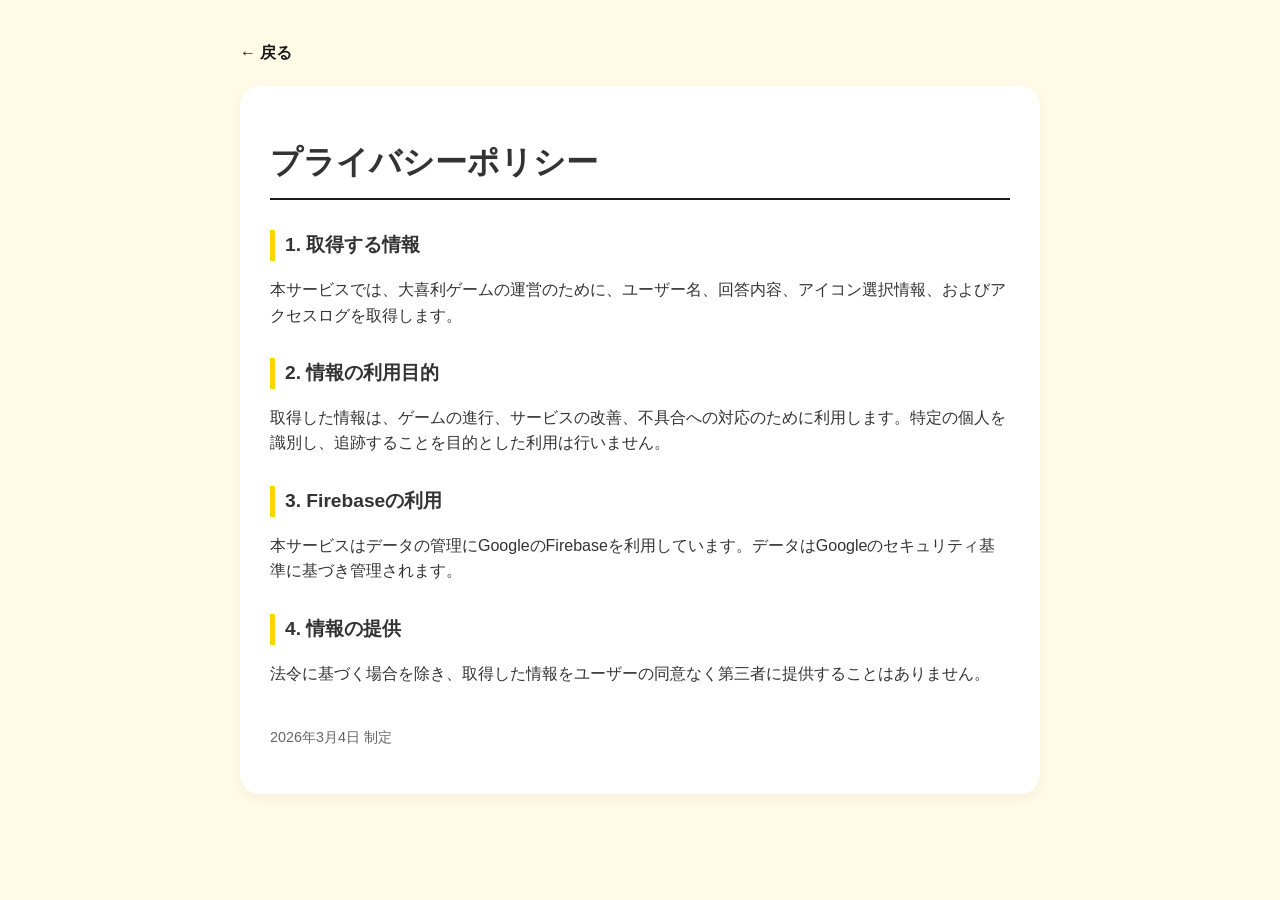
<file: privacy.html>
<!DOCTYPE html>
<html lang="ja">
<head>
    <meta charset="UTF-8">
    <meta name="viewport" content="width=device-width, initial-scale=1.0">
    <title>プライバシーポリシー - with!大喜利</title>
    <style>
        body { font-family: sans-serif; line-height: 1.6; color: #333; max-width: 800px; margin: auto; padding: 40px 20px; background: #fffbe6; }
        .container { background: white; padding: 30px; border-radius: 20px; box-shadow: 0 4px 15px rgba(0,0,0,0.05); }
        h1 { border-bottom: 2px solid #1a1a1a; padding-bottom: 10px; }
        h2 { font-size: 1.2rem; margin-top: 30px; border-left: 5px solid #ffd700; padding-left: 10px; }
        .back-btn { display: inline-block; margin-bottom: 20px; color: #1a1a1a; text-decoration: none; font-weight: bold; }
    </style>
</head>
<body>
    <a href="index.html" class="back-btn">← 戻る</a>
    <div class="container">
        <h1>プライバシーポリシー</h1>

        <h2>1. 取得する情報</h2>
        <p>本サービスでは、大喜利ゲームの運営のために、ユーザー名、回答内容、アイコン選択情報、およびアクセスログを取得します。</p>

        <h2>2. 情報の利用目的</h2>
        <p>取得した情報は、ゲームの進行、サービスの改善、不具合への対応のために利用します。特定の個人を識別し、追跡することを目的とした利用は行いません。</p>

        <h2>3. Firebaseの利用</h2>
        <p>本サービスはデータの管理にGoogleのFirebaseを利用しています。データはGoogleのセキュリティ基準に基づき管理されます。</p>

        <h2>4. 情報の提供</h2>
        <p>法令に基づく場合を除き、取得した情報をユーザーの同意なく第三者に提供することはありません。</p>

        <p style="margin-top:40px; font-size: 0.9rem; color: #666;">2026年3月4日 制定</p>
    </div>
</body>
</html>
</file>
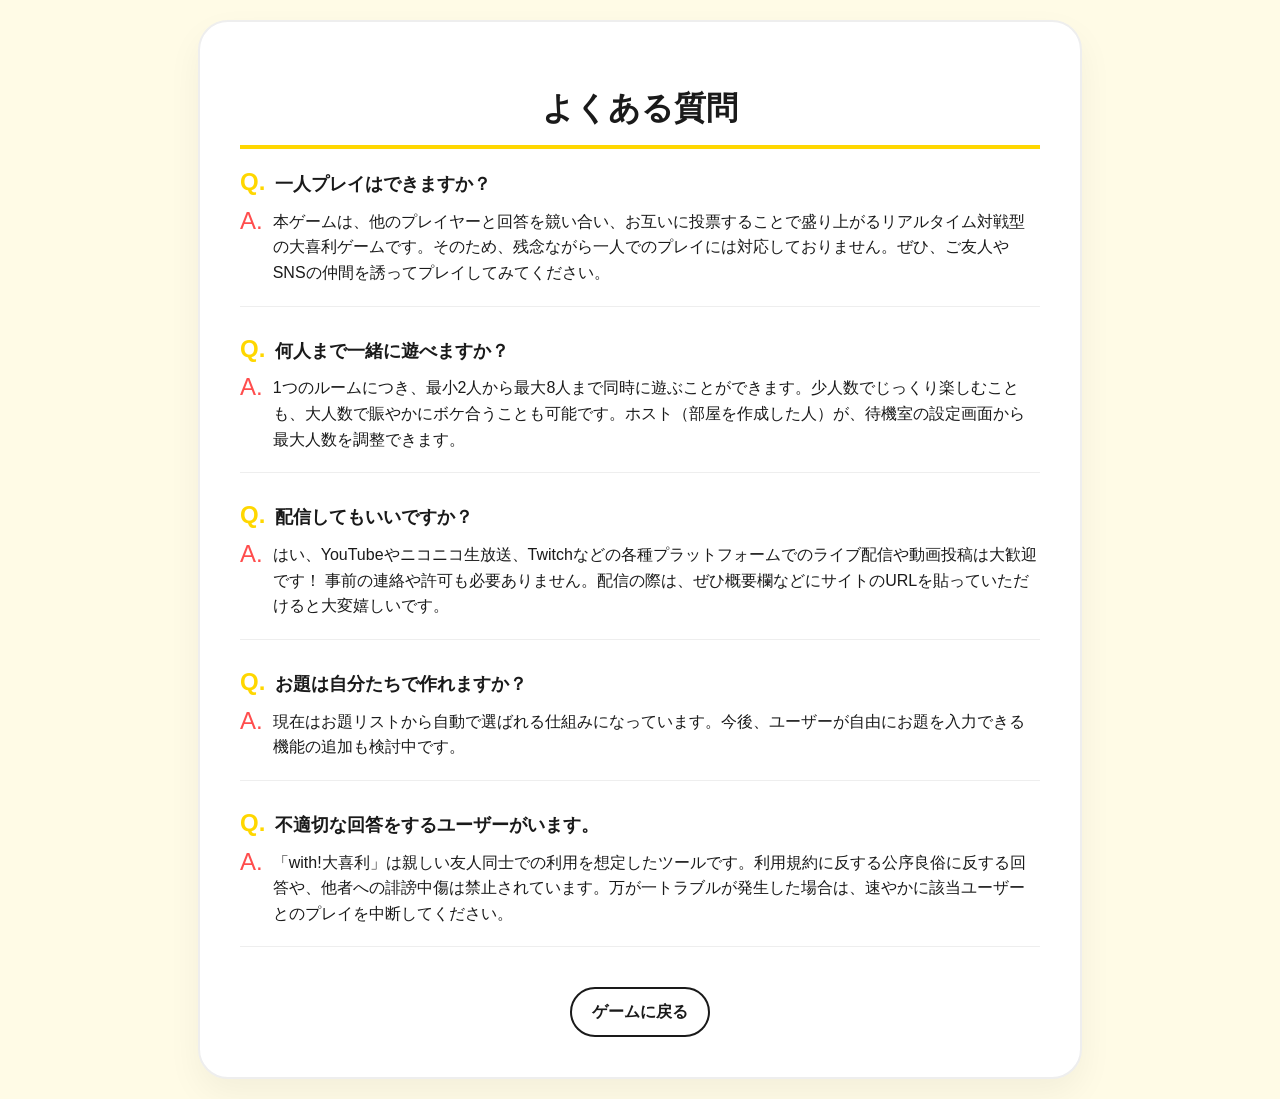
<file: QA.html>
<!DOCTYPE html>
<html lang="ja">
<head>
    <meta charset="UTF-8">
    <meta name="viewport" content="width=device-width, initial-scale=1.0">
    <title>よくある質問 - with!大喜利</title>
    <style>
        body { font-family: 'Helvetica Neue', Arial, sans-serif; background: #fffbe6; color: #1a1a1a; line-height: 1.6; margin: 0; padding: 20px; }
        .container { max-width: 800px; margin: auto; background: white; padding: 40px; border-radius: 30px; box-shadow: 0 15px 35px rgba(0,0,0,0.05); border: 2px solid #eee; }
        h1 { text-align: center; border-bottom: 4px solid #ffd700; padding-bottom: 10px; }
        .qa-item { margin-bottom: 30px; border-bottom: 1px solid #eee; padding-bottom: 20px; }
        .question { font-size: 18px; font-weight: bold; color: #1a1a1a; display: flex; align-items: flex-start; margin-bottom: 10px; }
        .question::before { content: "Q."; color: #ffd700; font-size: 24px; margin-right: 10px; line-height: 1; }
        .answer { font-size: 16px; display: flex; align-items: flex-start; }
        .answer::before { content: "A."; color: #ff4d4d; font-size: 24px; margin-right: 10px; line-height: 1; }
        .back-link { display: block; text-align: center; margin-top: 40px; color: #1a1a1a; text-decoration: none; font-weight: bold; border: 2px solid #1a1a1a; padding: 10px 20px; border-radius: 50px; transition: 0.3s; width: fit-content; margin-left: auto; margin-right: auto; }
        .back-link:hover { background: #1a1a1a; color: #ffd700; }
    </style>
</head>
<body>
    <div class="container">
        <h1>よくある質問</h1>

        <div class="qa-item">
            <div class="question">一人プレイはできますか？</div>
            <div class="answer">本ゲームは、他のプレイヤーと回答を競い合い、お互いに投票することで盛り上がるリアルタイム対戦型の大喜利ゲームです。そのため、残念ながら一人でのプレイには対応しておりません。ぜひ、ご友人やSNSの仲間を誘ってプレイしてみてください。</div>
        </div>

        <div class="qa-item">
            <div class="question">何人まで一緒に遊べますか？</div>
            <div class="answer">1つのルームにつき、最小2人から最大8人まで同時に遊ぶことができます。少人数でじっくり楽しむことも、大人数で賑やかにボケ合うことも可能です。ホスト（部屋を作成した人）が、待機室の設定画面から最大人数を調整できます。</div>
        </div>

        <div class="qa-item">
            <div class="question">配信してもいいですか？</div>
            <div class="answer">はい、YouTubeやニコニコ生放送、Twitchなどの各種プラットフォームでのライブ配信や動画投稿は大歓迎です！ 事前の連絡や許可も必要ありません。配信の際は、ぜひ概要欄などにサイトのURLを貼っていただけると大変嬉しいです。</div>
        </div>

        <div class="qa-item">
            <div class="question">お題は自分たちで作れますか？</div>
            <div class="answer">現在はお題リストから自動で選ばれる仕組みになっています。今後、ユーザーが自由にお題を入力できる機能の追加も検討中です。</div>
        </div>

        <div class="qa-item">
            <div class="question">不適切な回答をするユーザーがいます。</div>
            <div class="answer">「with!大喜利」は親しい友人同士での利用を想定したツールです。利用規約に反する公序良俗に反する回答や、他者への誹謗中傷は禁止されています。万が一トラブルが発生した場合は、速やかに該当ユーザーとのプレイを中断してください。</div>
        </div>

        <a href="index.html" class="back-link">ゲームに戻る</a>
    </div>
</body>
</html>
</file>
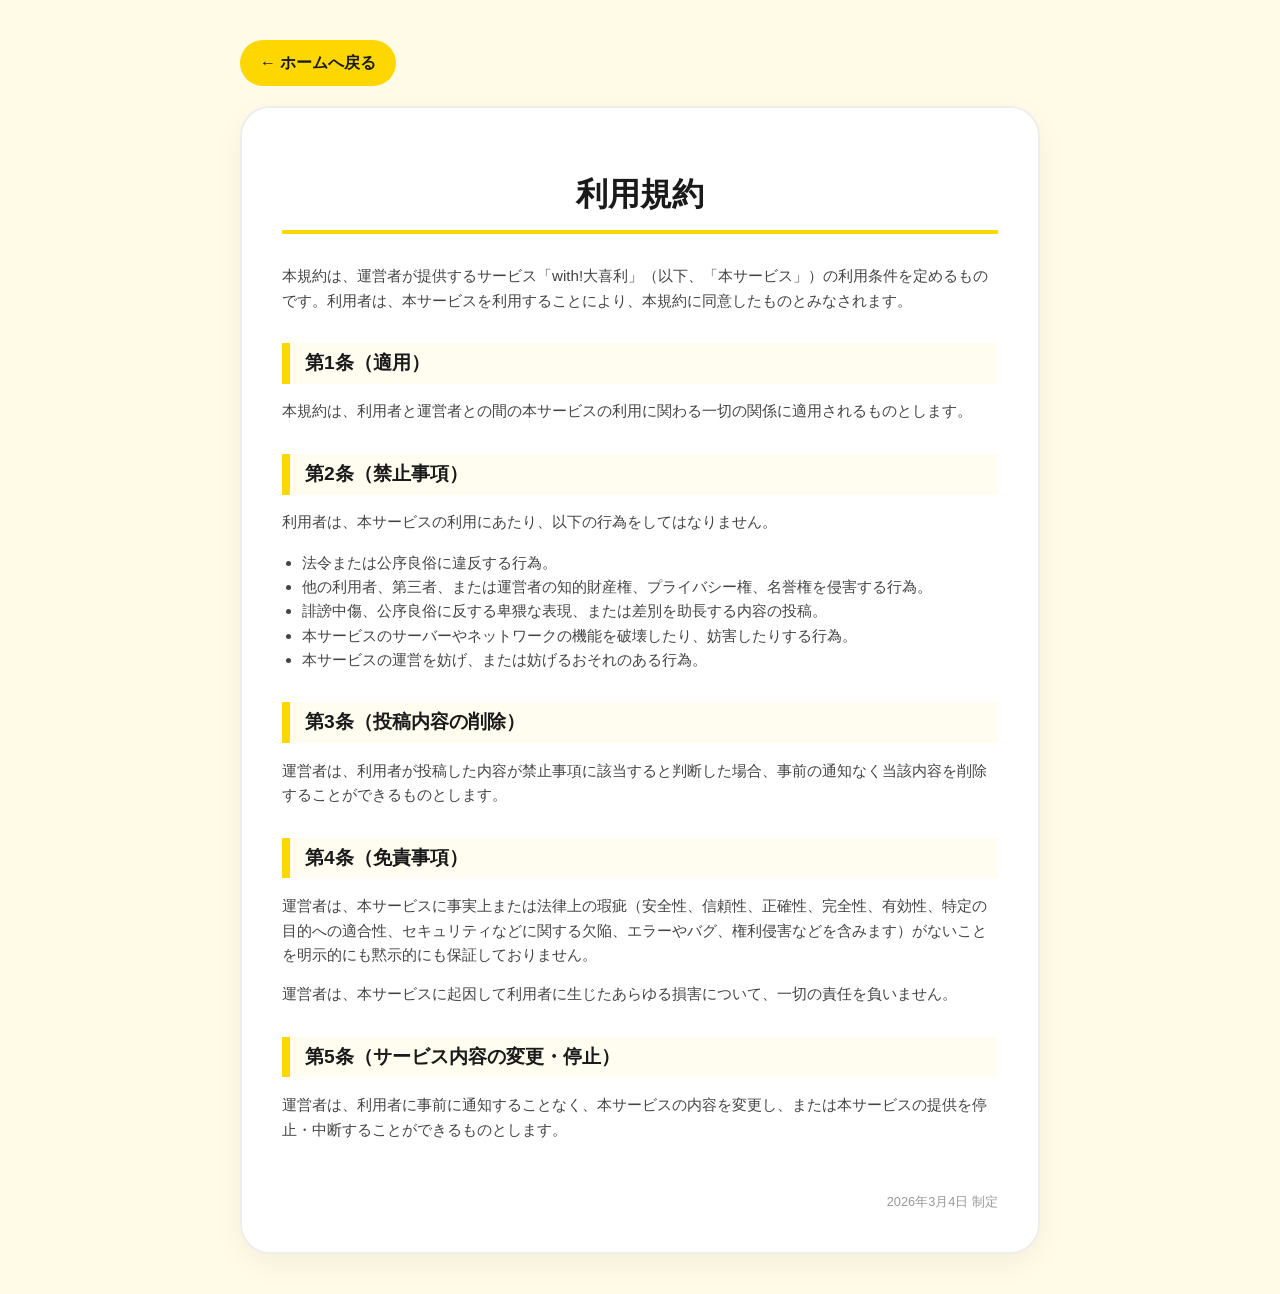
<file: terms.html>
<!DOCTYPE html>
<html lang="ja">
<head>
    <meta charset="UTF-8">
    <meta name="viewport" content="width=device-width, initial-scale=1.0">
    <title>利用規約 - with!大喜利</title>
    <style>
        body { font-family: 'Helvetica Neue', Arial, sans-serif; line-height: 1.6; color: #1a1a1a; max-width: 800px; margin: auto; padding: 40px 20px; background: #fffbe6; }
        .container { background: white; padding: 40px; border-radius: 30px; box-shadow: 0 10px 30px rgba(0,0,0,0.05); border: 2px solid #eee; }
        h1 { border-bottom: 4px solid #ffd700; padding-bottom: 10px; margin-bottom: 30px; text-align: center; }
        h2 { font-size: 1.2rem; margin-top: 30px; border-left: 8px solid #ffd700; padding-left: 15px; background: #fffdf0; padding-top: 5px; padding-bottom: 5px; }
        p, li { font-size: 0.95rem; color: #444; }
        ul { padding-left: 20px; }
        .back-btn { display: inline-block; margin-bottom: 20px; color: #1a1a1a; text-decoration: none; font-weight: bold; background: #ffd700; padding: 10px 20px; border-radius: 50px; transition: 0.3s; }
        .back-btn:hover { transform: translateX(-5px); box-shadow: 0 4px 10px rgba(0,0,0,0.1); }
        .date { margin-top: 50px; text-align: right; font-size: 0.8rem; color: #999; }
    </style>
</head>
<body>
    <a href="index.html" class="back-btn">← ホームへ戻る</a>
    <div class="container">
        <h1>利用規約</h1>
        <p>本規約は、運営者が提供するサービス「with!大喜利」（以下、「本サービス」）の利用条件を定めるものです。利用者は、本サービスを利用することにより、本規約に同意したものとみなされます。</p>

        <h2>第1条（適用）</h2>
        <p>本規約は、利用者と運営者との間の本サービスの利用に関わる一切の関係に適用されるものとします。</p>

        <h2>第2条（禁止事項）</h2>
        <p>利用者は、本サービスの利用にあたり、以下の行為をしてはなりません。</p>
        <ul>
            <li>法令または公序良俗に違反する行為。</li>
            <li>他の利用者、第三者、または運営者の知的財産権、プライバシー権、名誉権を侵害する行為。</li>
            <li>誹謗中傷、公序良俗に反する卑猥な表現、または差別を助長する内容の投稿。</li>
            <li>本サービスのサーバーやネットワークの機能を破壊したり、妨害したりする行為。</li>
            <li>本サービスの運営を妨げ、または妨げるおそれのある行為。</li>
        </ul>

        <h2>第3条（投稿内容の削除）</h2>
        <p>運営者は、利用者が投稿した内容が禁止事項に該当すると判断した場合、事前の通知なく当該内容を削除することができるものとします。</p>

        <h2>第4条（免責事項）</h2>
        <p>運営者は、本サービスに事実上または法律上の瑕疵（安全性、信頼性、正確性、完全性、有効性、特定の目的への適合性、セキュリティなどに関する欠陥、エラーやバグ、権利侵害などを含みます）がないことを明示的にも黙示的にも保証しておりません。</p>
        <p>運営者は、本サービスに起因して利用者に生じたあらゆる損害について、一切の責任を負いません。</p>

        <h2>第5条（サービス内容の変更・停止）</h2>
        <p>運営者は、利用者に事前に通知することなく、本サービスの内容を変更し、または本サービスの提供を停止・中断することができるものとします。</p>

        <div class="date">
            2026年3月4日 制定
        </div>
    </div>
</body>
</html>
</file>
